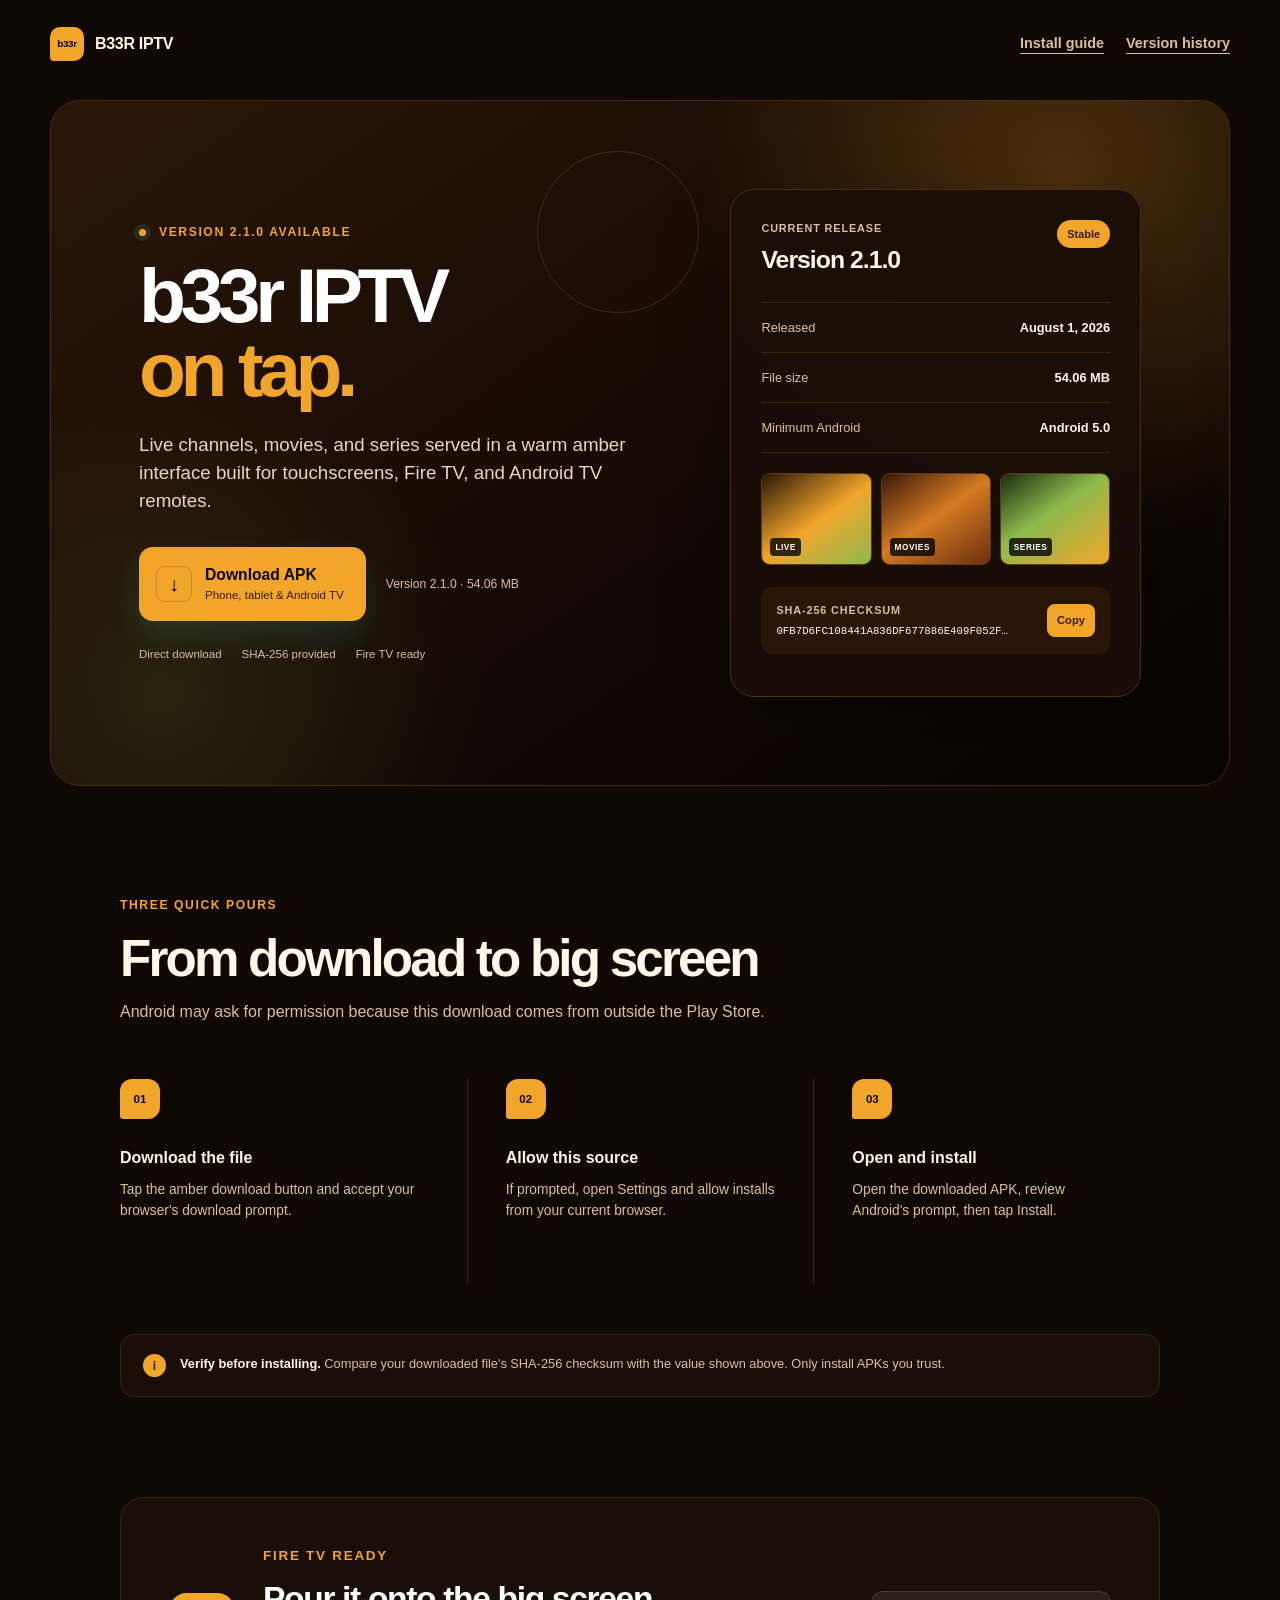
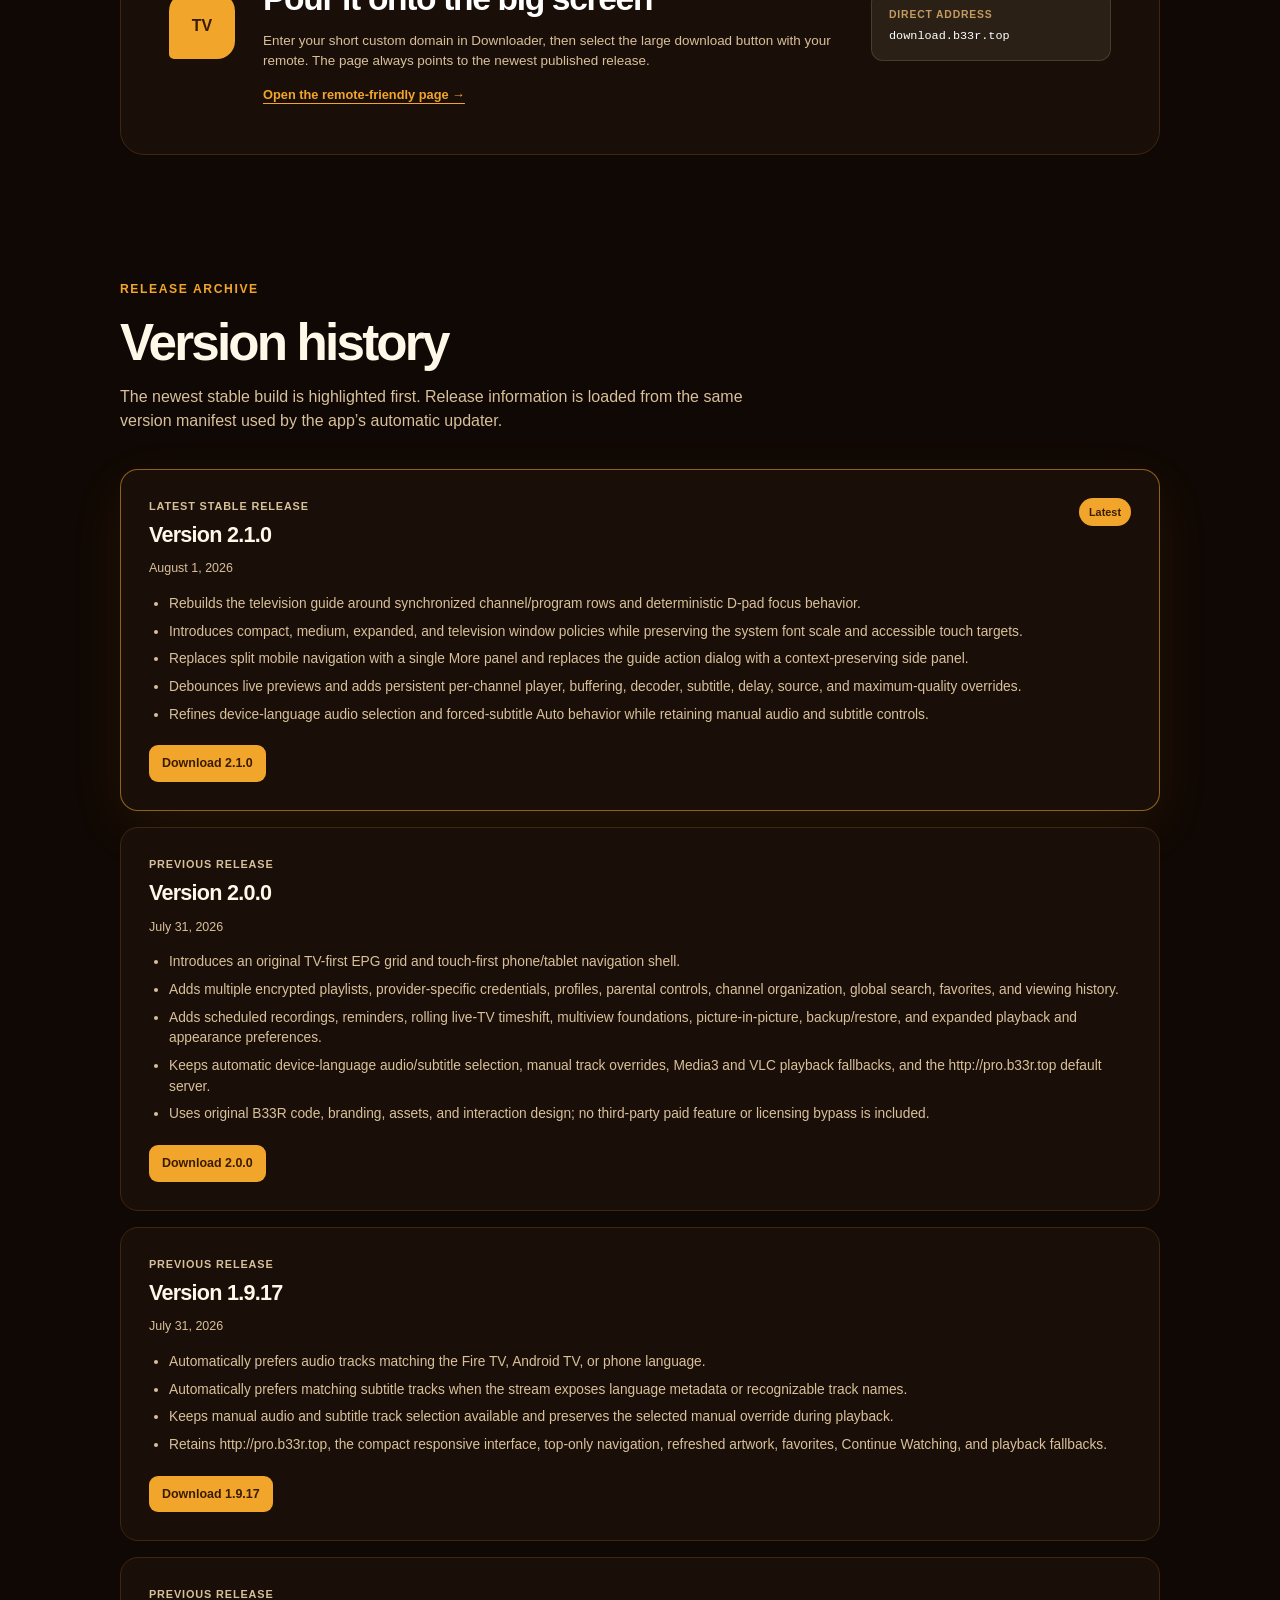
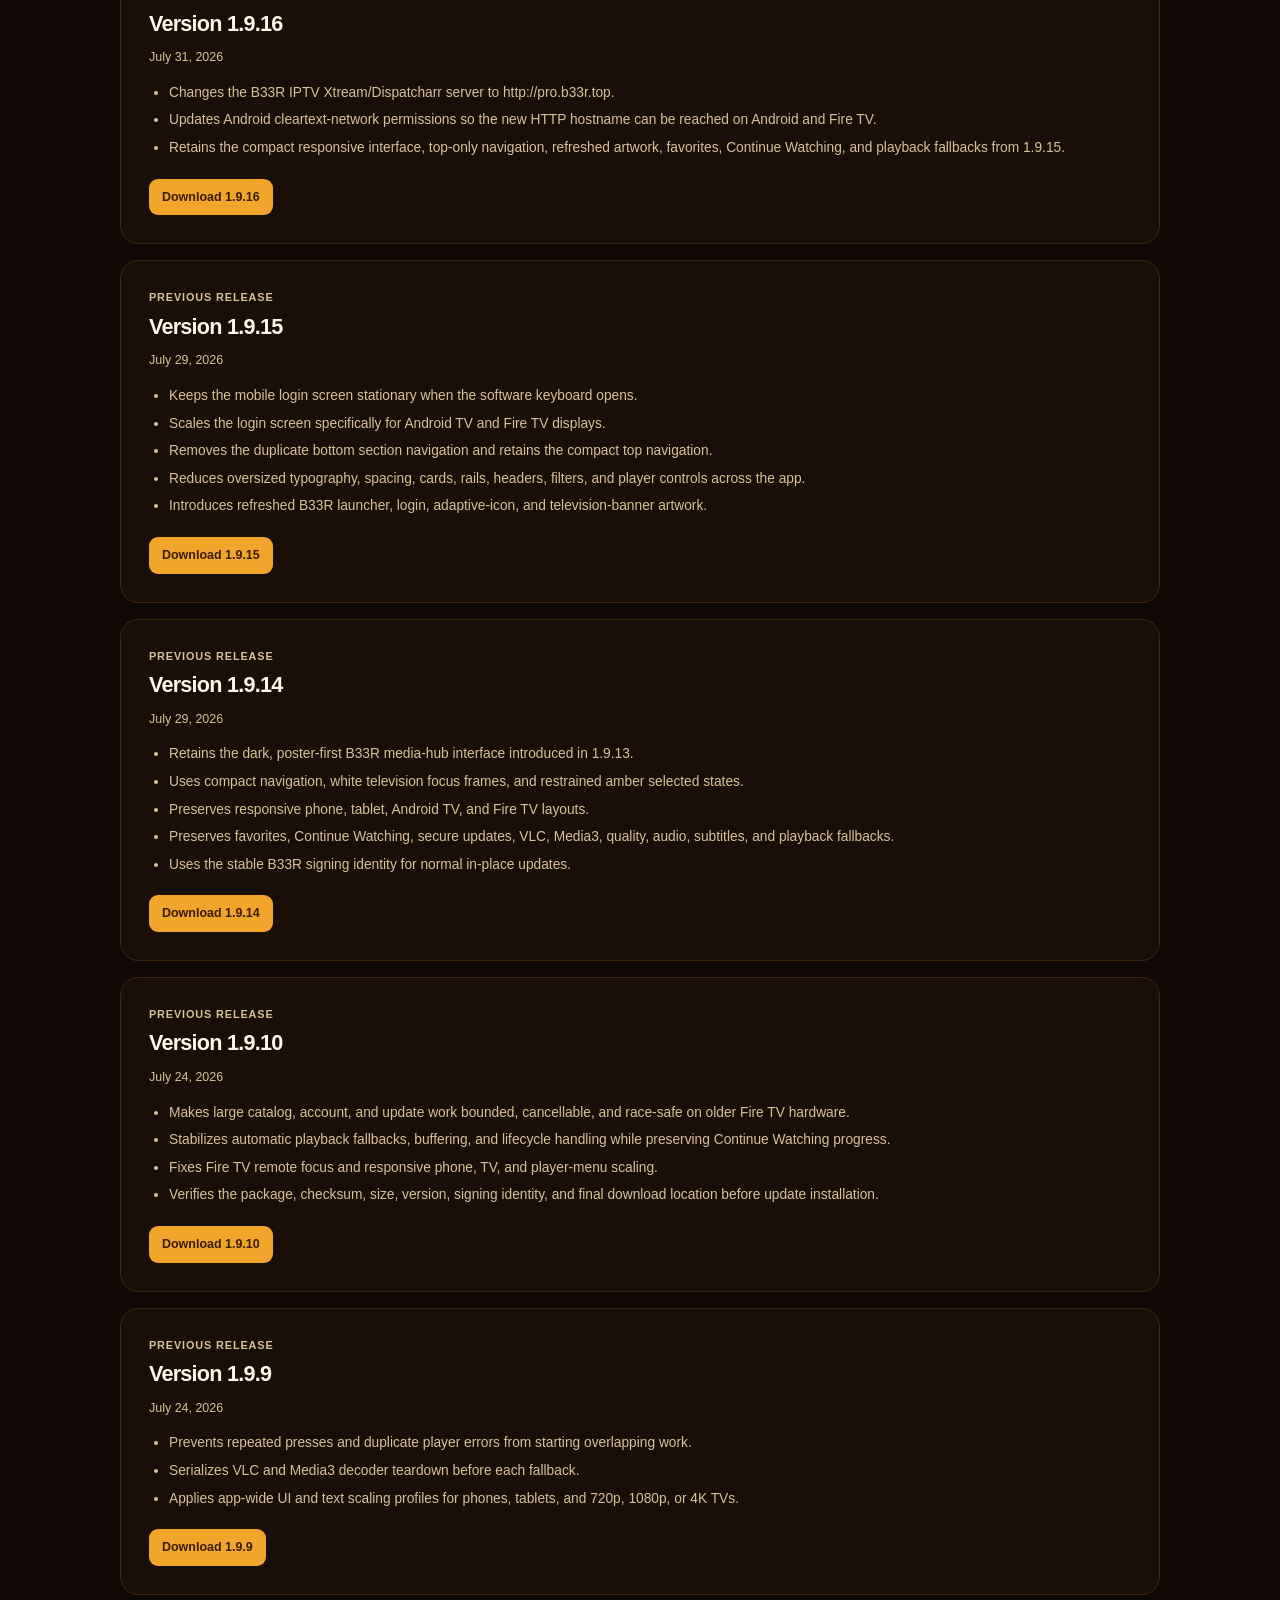
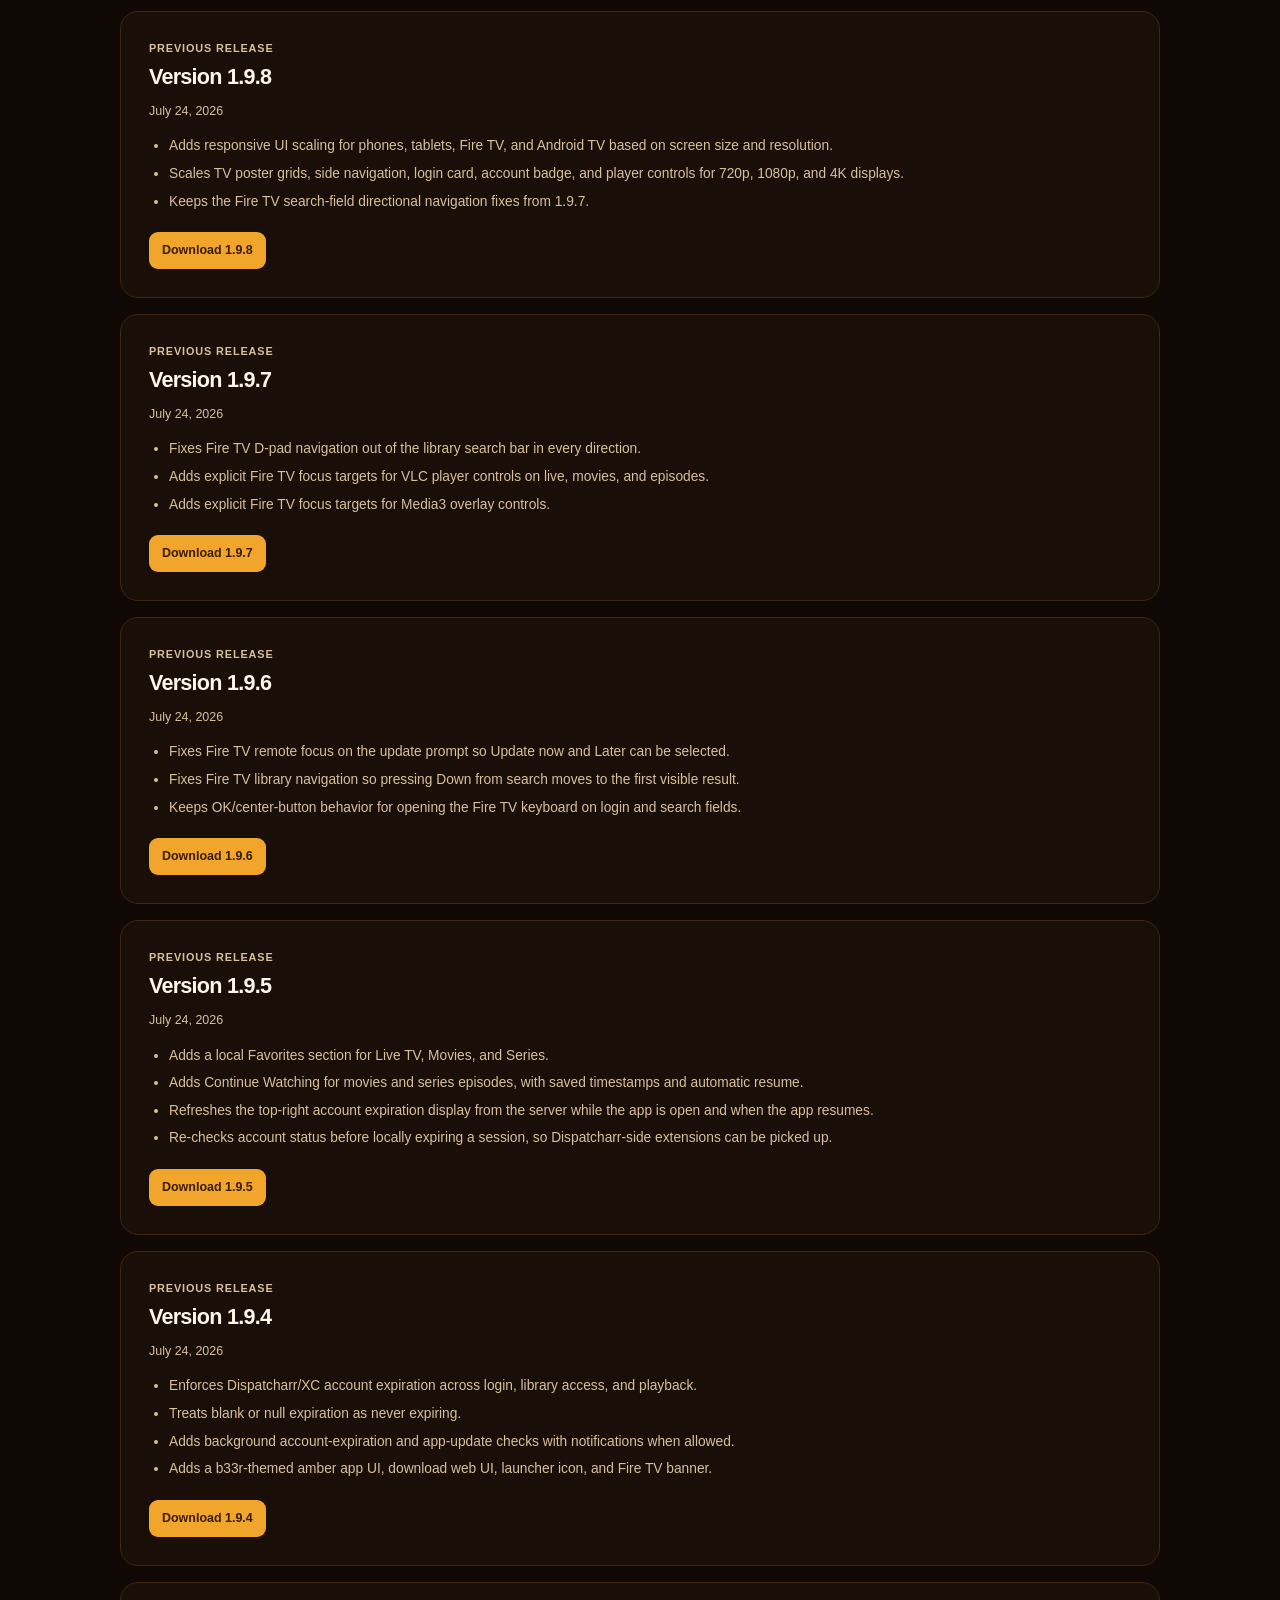
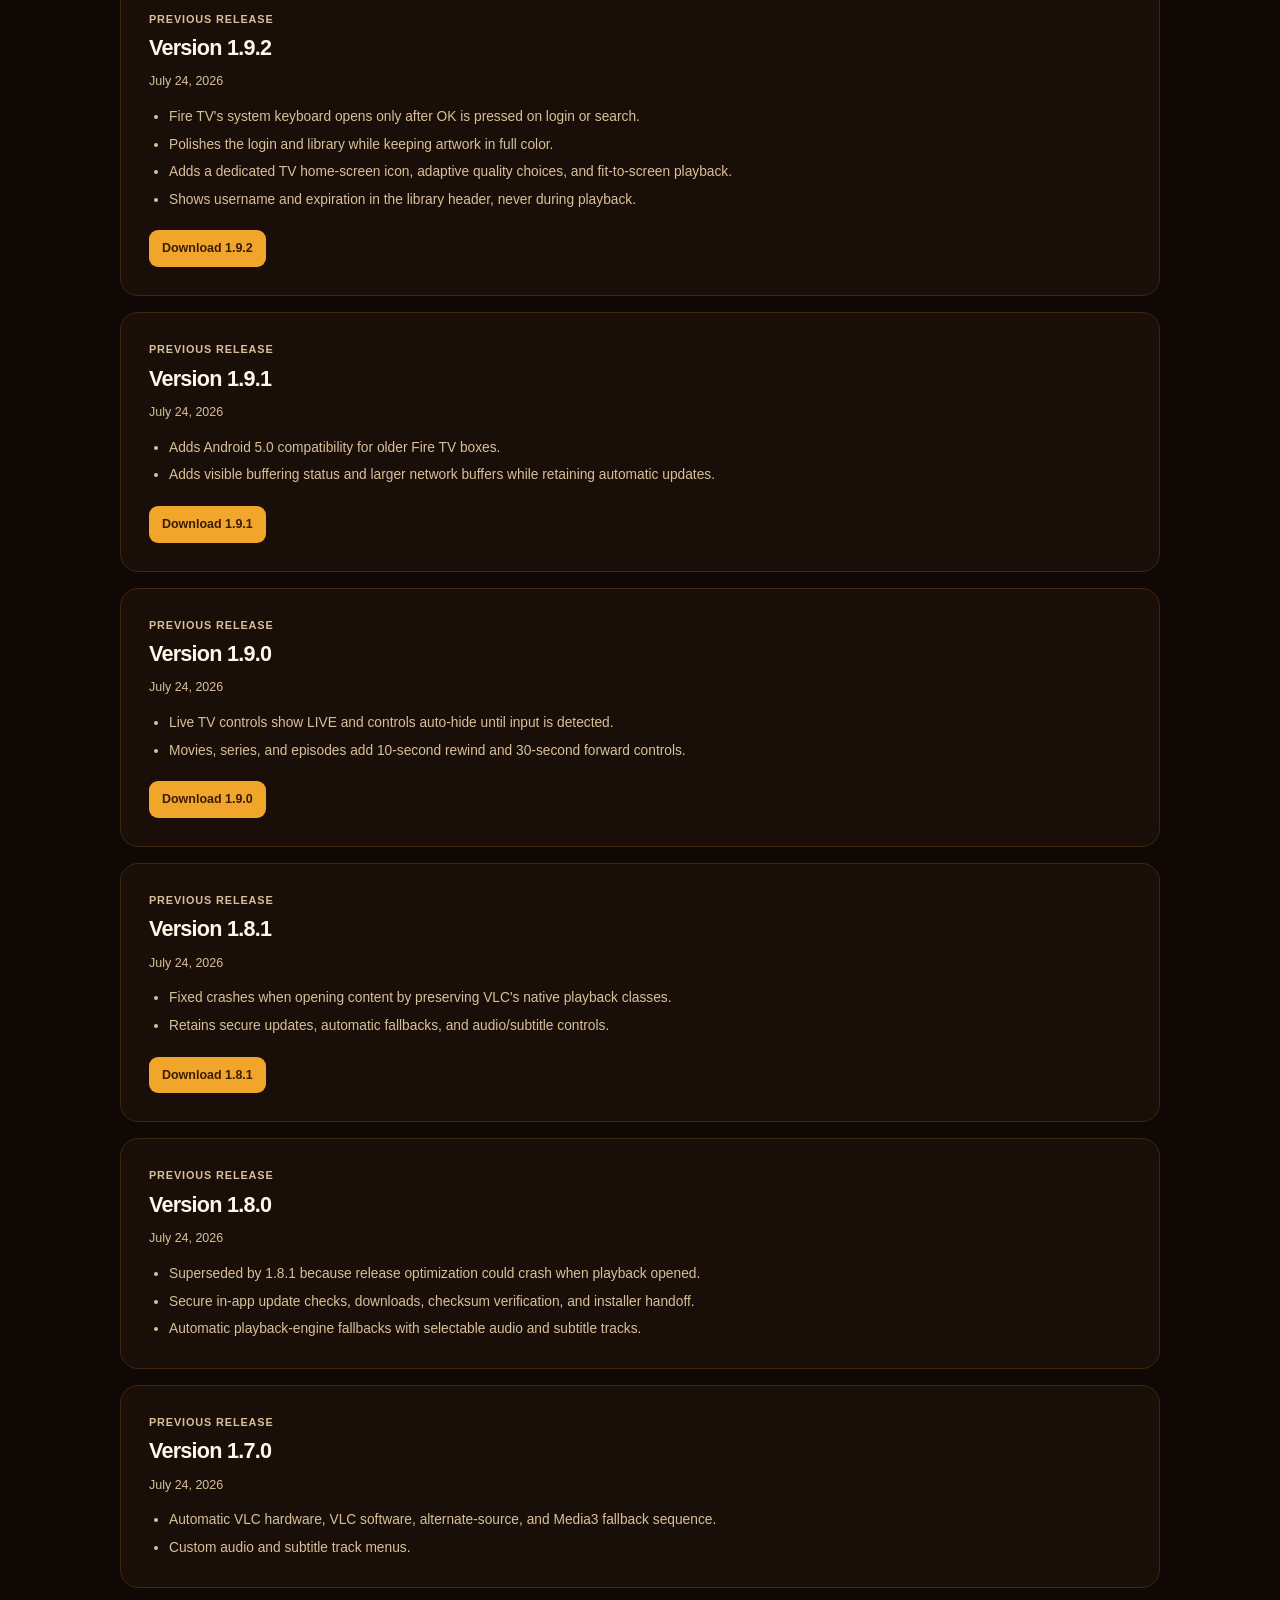
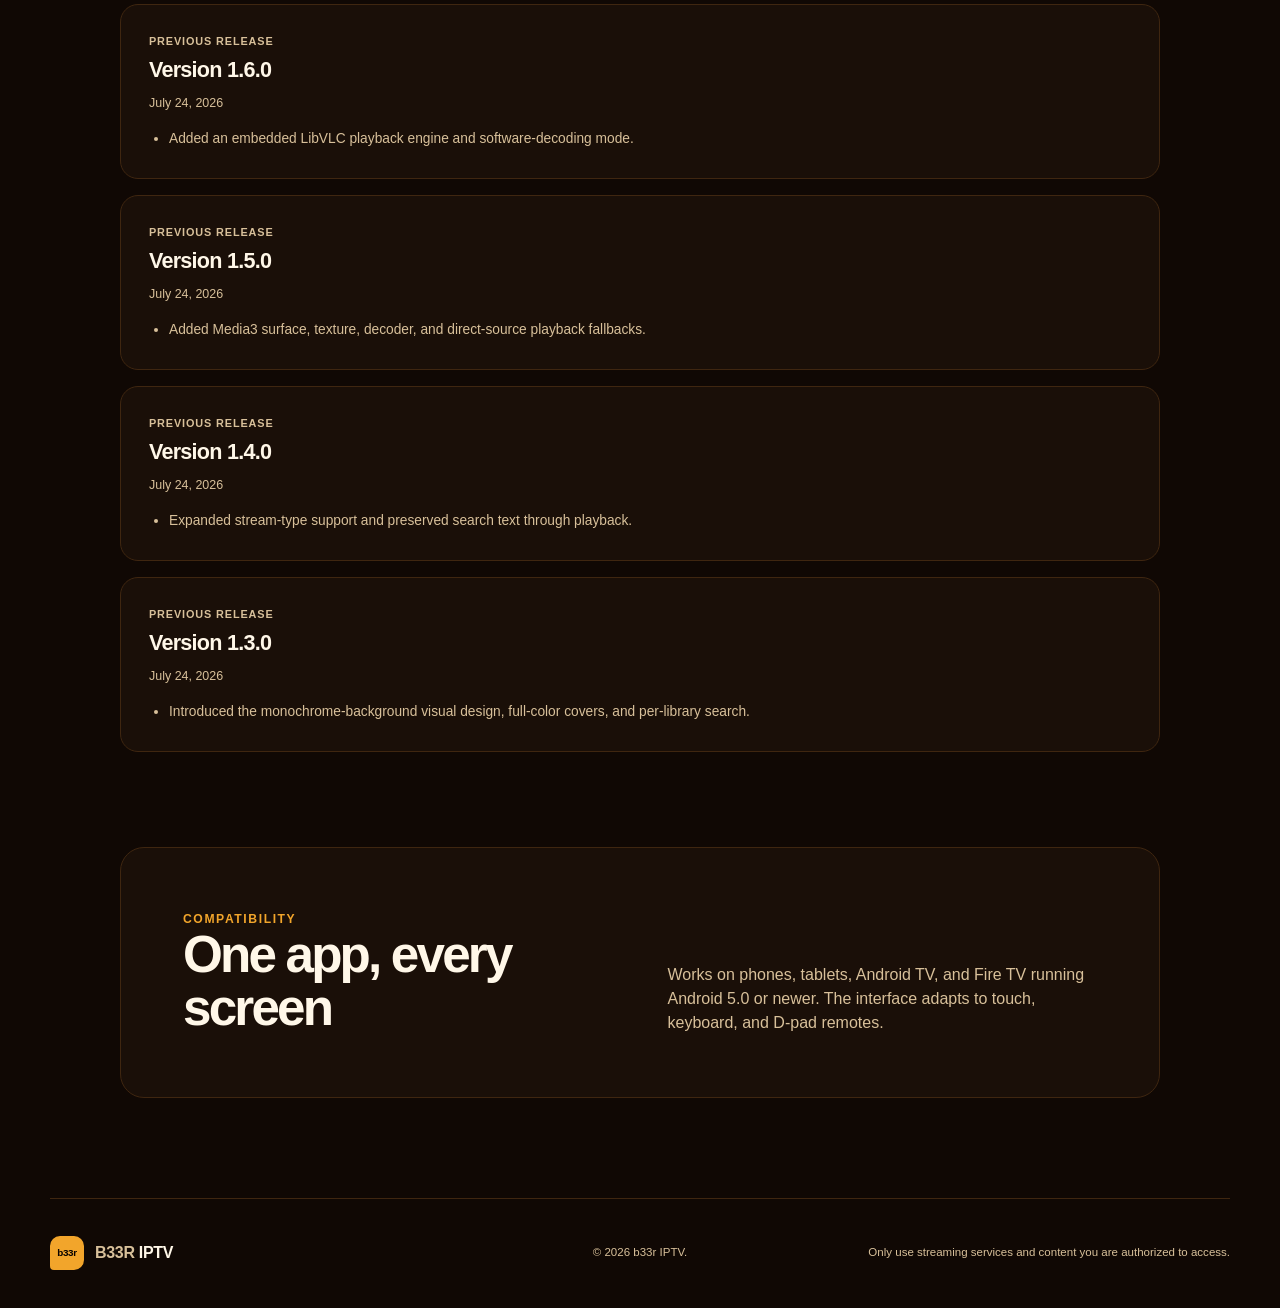
<file: index.html>
<!doctype html>
<html lang="en">
  <head>
    <meta charset="utf-8">
    <meta name="viewport" content="width=device-width, initial-scale=1">
    <meta name="theme-color" content="#100804">
    <meta name="description" content="Download b33r IPTV for Android phones, tablets, Fire TV, and Android TV.">
    <meta property="og:title" content="b33r IPTV for Android">
    <meta property="og:description" content="A b33r-themed IPTV player for live TV, movies, and series.">
    <meta property="og:type" content="website">
    <meta name="twitter:card" content="summary">
    <title>b33r IPTV - Android download</title>
    <link rel="icon" href="./assets/favicon-b33r-1910.png" type="image/png">
    <link rel="apple-touch-icon" href="./assets/icon-b33r-192-1910.png">
    <link rel="manifest" href="./manifest.webmanifest?v=b33r-1910">
    <link rel="stylesheet" href="./styles.css?v=b33r-1910">
    <script src="./app.js?v=b33r-1910" defer></script>
  </head>
  <body>
    <a class="skip-link" href="#main">Skip to content</a>

    <header class="site-header">
      <a class="brand" href="./" aria-label="b33r IPTV home">
        <span class="brand-mark" aria-hidden="true">b33r</span>
        <span>B33R <em>IPTV</em></span>
      </a>
      <nav class="header-nav" aria-label="Primary navigation">
        <a class="header-link" href="#install">Install guide</a>
        <a class="header-link" href="#versions">Version history</a>
      </nav>
    </header>

    <main id="main">
      <section class="hero" aria-labelledby="hero-title">
        <div class="hero-copy">
          <p class="eyebrow"><span class="status-dot" aria-hidden="true"></span> Version <span data-latest-version>1.9.10</span> available</p>
          <h1 id="hero-title">b33r IPTV<br><span>on tap.</span></h1>
          <p class="lede">
            Live channels, movies, and series served in a warm amber interface
            built for touchscreens, Fire TV, and Android TV remotes.
          </p>

          <div class="primary-actions">
            <a
              class="download-button"
              href="https://github.com/uhuhuhuhuhuhuhuh/b33r/raw/main/versions/1.9.10/StreamDeck-IPTV-1.9.10.apk"
              download="StreamDeck-IPTV-1.9.10.apk"
              data-latest-download
              aria-describedby="download-note"
            >
              <span class="android-icon" aria-hidden="true">&darr;</span>
              <span>
                <strong>Download APK</strong>
                <small>Phone, tablet &amp; Android TV</small>
              </span>
            </a>
            <p id="download-note">Version <span data-latest-version>1.9.10</span> <span aria-hidden="true">&middot;</span> <span data-latest-size>55.32 MB</span></p>
          </div>

          <div class="trust-row" aria-label="Download assurances">
            <span>Direct download</span>
            <span>SHA-256 provided</span>
            <span>Fire TV ready</span>
          </div>
        </div>

        <aside class="release-card" aria-labelledby="release-title">
          <div class="release-card-top">
            <div>
              <p class="card-label">Current release</p>
              <h2 id="release-title">Version <span data-latest-version>1.9.10</span></h2>
            </div>
            <span class="release-badge">Stable</span>
          </div>

          <dl class="release-meta">
            <div>
              <dt>Released</dt>
              <dd data-latest-date>July 24, 2026</dd>
            </div>
            <div>
              <dt>File size</dt>
              <dd data-latest-size>55.32 MB</dd>
            </div>
            <div>
              <dt>Minimum Android</dt>
              <dd>Android 5.0</dd>
            </div>
          </dl>

          <div class="catalog-preview" aria-label="App sections">
            <div class="poster poster-live"><span>LIVE</span></div>
            <div class="poster poster-movie"><span>MOVIES</span></div>
            <div class="poster poster-series"><span>SERIES</span></div>
          </div>

          <div class="checksum">
            <div>
              <p class="card-label">SHA-256 checksum</p>
              <code id="checksum-value">C7AC16E7259BB9DB5AFA020DA98A72AA216FE374AABA84E948848E734B548238</code>
            </div>
            <button class="copy-button" type="button" data-copy-checksum aria-label="Copy SHA-256 checksum">
              Copy
            </button>
          </div>
          <p class="copy-status" data-copy-status aria-live="polite"></p>
        </aside>
      </section>

      <section class="install-section" id="install" aria-labelledby="install-title">
        <div class="section-intro">
          <p class="eyebrow">Three quick pours</p>
          <h2 id="install-title">From download to big screen</h2>
          <p>Android may ask for permission because this download comes from outside the Play Store.</p>
        </div>

        <ol class="steps">
          <li>
            <span class="step-number">01</span>
            <h3>Download the file</h3>
            <p>Tap the amber download button and accept your browser's download prompt.</p>
          </li>
          <li>
            <span class="step-number">02</span>
            <h3>Allow this source</h3>
            <p>If prompted, open Settings and allow installs from your current browser.</p>
          </li>
          <li>
            <span class="step-number">03</span>
            <h3>Open and install</h3>
            <p>Open the downloaded APK, review Android's prompt, then tap Install.</p>
          </li>
        </ol>

        <div class="security-note">
          <span aria-hidden="true">i</span>
          <p>
            <strong>Verify before installing.</strong>
            Compare your downloaded file's SHA-256 checksum with the value shown above.
            Only install APKs you trust.
          </p>
        </div>
      </section>

      <section class="tv-section" aria-labelledby="tv-title">
        <div class="tv-badge" aria-hidden="true">TV</div>
        <div>
          <p class="eyebrow">Fire TV ready</p>
          <h2 id="tv-title">Pour it onto the big screen</h2>
          <p>
            Enter your short custom domain in Downloader, then select the large
            download button with your remote. The page always points to the
            newest published release.
          </p>
          <a class="tv-link" href="./tv">Open the remote-friendly page &rarr;</a>
        </div>
        <div class="direct-url">
          <span>Direct address</span>
          <code>download.b33r.top</code>
        </div>
      </section>

      <section class="history-section" id="versions" aria-labelledby="versions-title">
        <div class="section-intro history-intro">
          <p class="eyebrow">Release archive</p>
          <h2 id="versions-title">Version history</h2>
          <p>
            The newest stable build is highlighted first. Release information is
            loaded from the same version manifest used by the app&rsquo;s automatic updater.
          </p>
        </div>
        <div class="version-list" data-version-history aria-live="polite">
          <article class="version-entry version-current">
            <div class="version-heading">
              <div>
                <p class="card-label">Latest stable release</p>
                <h3>Version 1.9.10</h3>
              </div>
              <span class="release-badge">Latest</span>
            </div>
            <p class="version-date">July 24, 2026</p>
            <ul>
              <li>Bounds and cancels large catalog, account, and update work to reduce crashes on older Fire TV hardware.</li>
              <li>Stabilizes automatic Media3 and VLC fallbacks, buffering, and app lifecycle handling.</li>
              <li>Preserves Continue Watching progress across exits, rewinds, and player fallbacks.</li>
              <li>Fixes Fire TV remote focus, responsive scaling, track menus, and secure update verification.</li>
            </ul>
            <a class="version-download" href="https://github.com/uhuhuhuhuhuhuhuh/b33r/raw/main/versions/1.9.10/StreamDeck-IPTV-1.9.10.apk">Download 1.9.10</a>
          </article>
        </div>
      </section>

      <section class="compatibility" aria-labelledby="compatibility-title">
        <div>
          <p class="eyebrow">Compatibility</p>
          <h2 id="compatibility-title">One app, every screen</h2>
        </div>
        <p>
          Works on phones, tablets, Android TV, and Fire TV running Android 5.0
          or newer. The interface adapts to touch, keyboard, and D-pad remotes.
        </p>
      </section>
    </main>

    <footer>
      <a class="brand footer-brand" href="./">
        <span class="brand-mark" aria-hidden="true">b33r</span>
        <span>B33R <em>IPTV</em></span>
      </a>
      <p>&copy; <span data-current-year></span> b33r IPTV.</p>
      <p class="footer-note">Only use streaming services and content you are authorized to access.</p>
    </footer>
  </body>
</html>
</file>
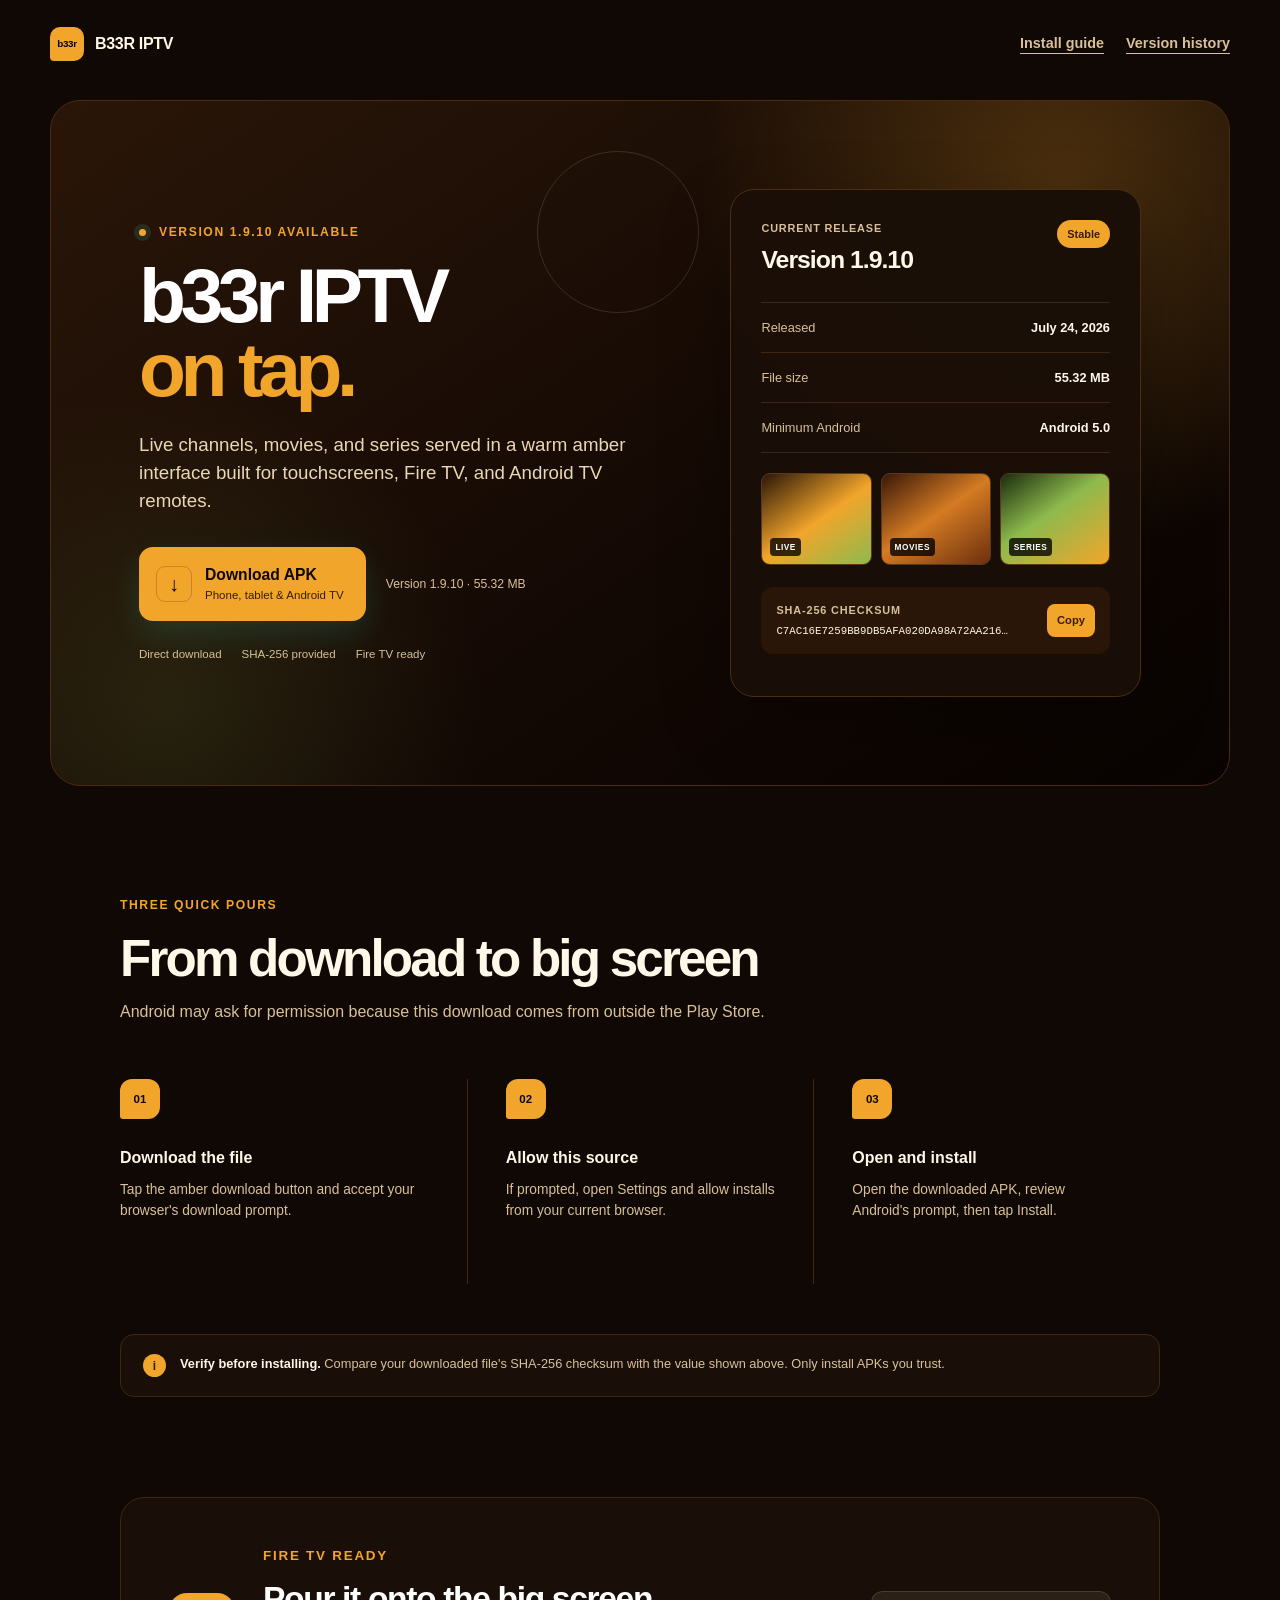
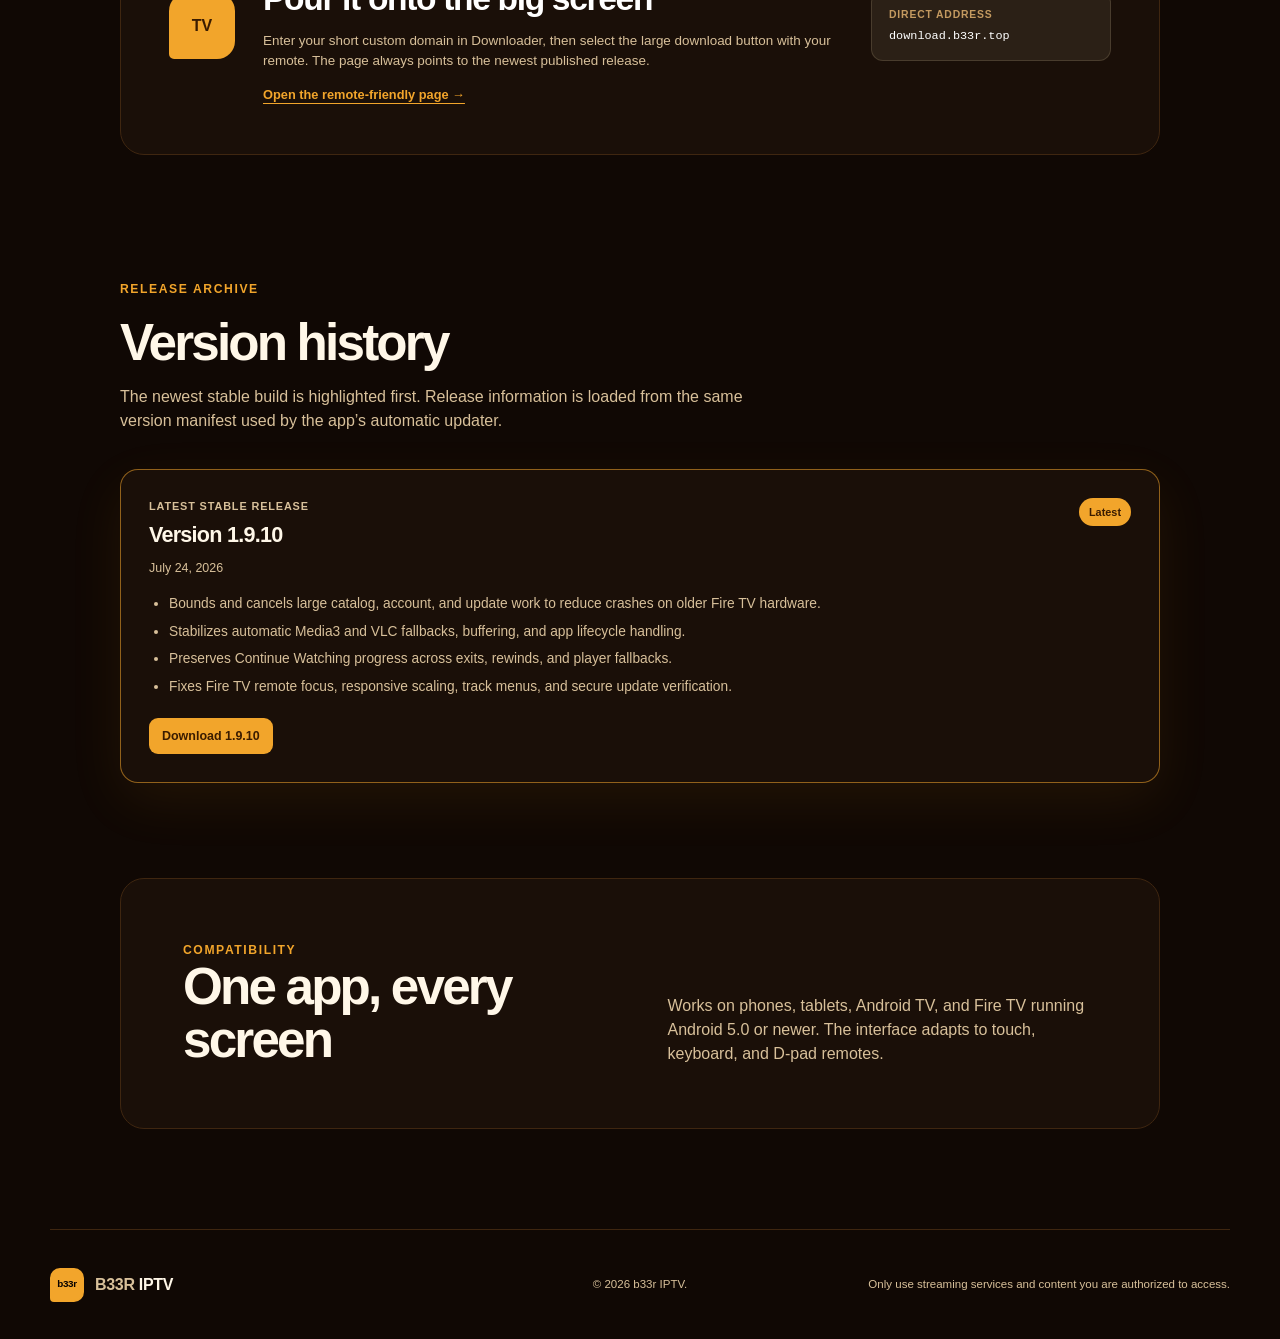
<file: versions/index.html>
<!doctype html>
<html lang="en">
  <head>
    <meta charset="utf-8">
    <meta name="viewport" content="width=device-width, initial-scale=1">
    <meta http-equiv="refresh" content="0; url=../#versions">
    <title>b33r IPTV version history</title>
    <link rel="canonical" href="../#versions">
  </head>
  <body>
    <p><a href="../#versions">Open b33r IPTV version history</a></p>
  </body>
</html>
</file>
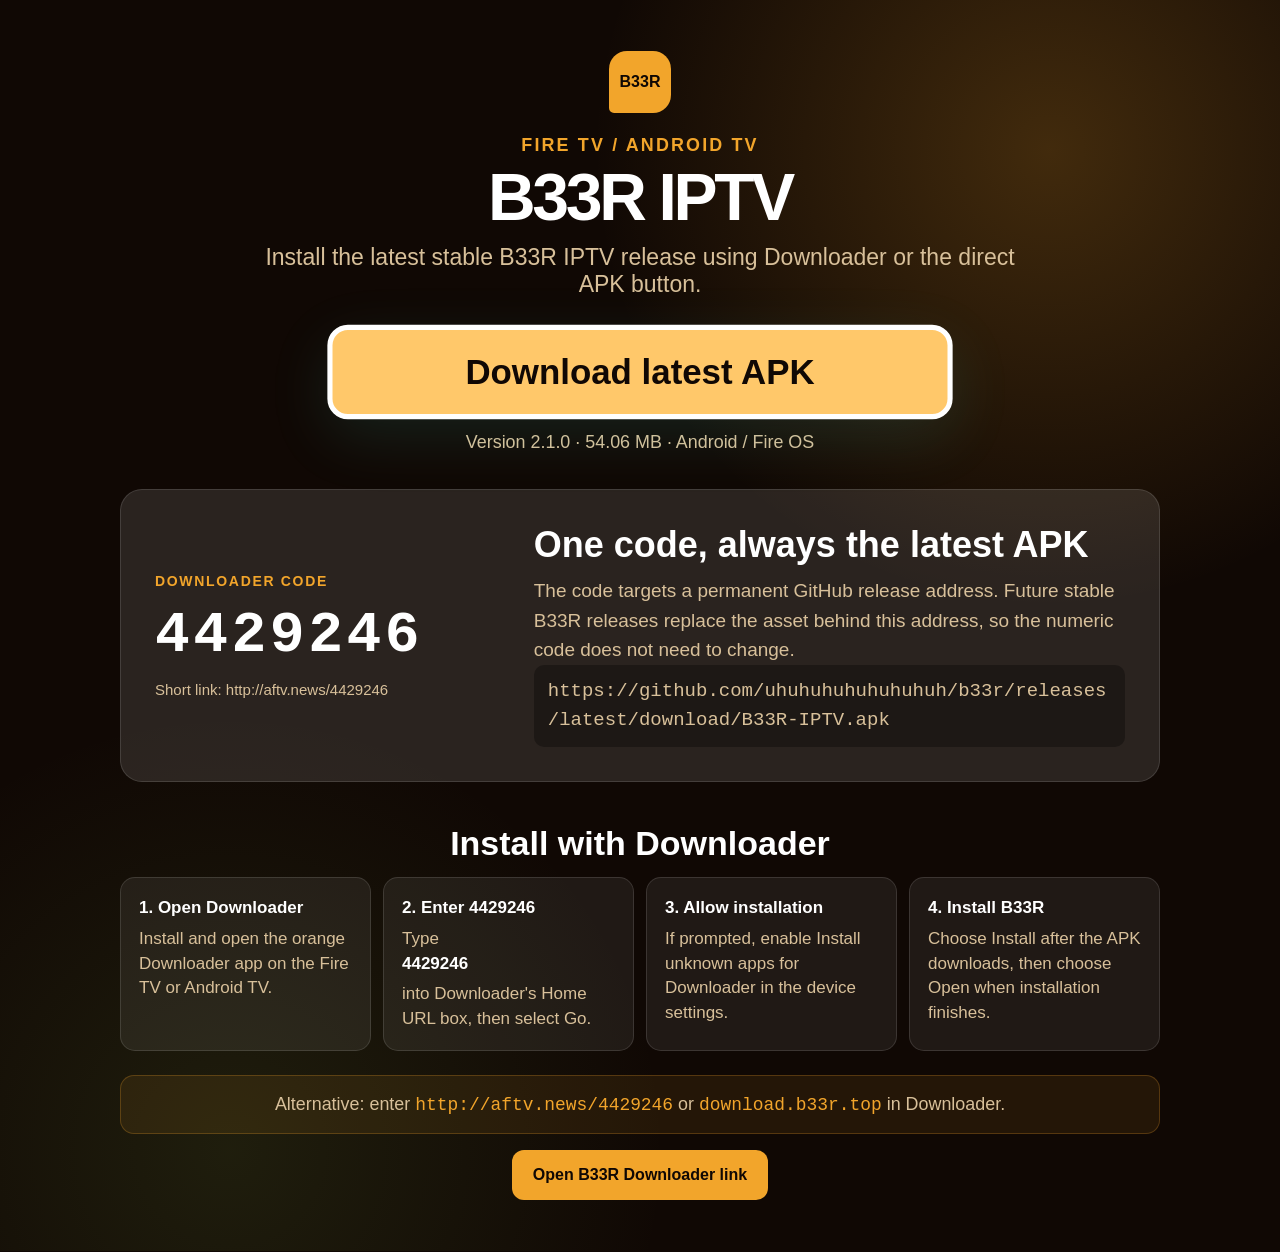
<file: tv.html>
<!doctype html>
<html lang="en">
  <head>
    <meta charset="utf-8">
    <meta name="viewport" content="width=device-width, initial-scale=1">
    <meta name="theme-color" content="#100804">
    <meta name="description" content="Remote-friendly B33R IPTV download and Downloader instructions for Fire TV and Android TV.">
    <title>B33R IPTV - Fire TV download</title>
    <link rel="icon" href="./assets/favicon-b33r-1910.png" type="image/png">
    <style>
      :root {
        --ink: #100804;
        --panel: rgba(255, 255, 255, 0.07);
        --panel-strong: rgba(255, 255, 255, 0.11);
        --accent: #f2a52b;
        --accent-light: #ffc86a;
        --white: #fff;
        --muted: #d8c09a;
        --line: rgba(255, 255, 255, 0.12);
      }
      * { box-sizing: border-box; }
      body {
        min-width: 320px;
        min-height: 100vh;
        margin: 0;
        padding: clamp(26px, 4vw, 62px);
        color: var(--white);
        background:
          radial-gradient(circle at 82% 12%, rgba(242, 165, 43, 0.22), transparent 30%),
          radial-gradient(circle at 18% 92%, rgba(141, 186, 77, 0.12), transparent 28%),
          var(--ink);
        font-family: Arial, Helvetica, sans-serif;
        text-align: center;
      }
      main { width: min(1040px, 100%); margin: 0 auto; }
      .mark {
        width: 62px;
        height: 62px;
        margin: 0 auto 22px;
        display: grid;
        place-items: center;
        color: var(--ink);
        background: var(--accent);
        border-radius: 18px 18px 18px 5px;
        font-weight: 900;
      }
      .eyebrow {
        margin: 0 0 8px;
        color: var(--accent);
        font-size: clamp(13px, 1.4vw, 18px);
        font-weight: 800;
        letter-spacing: 0.12em;
        text-transform: uppercase;
      }
      h1 {
        margin: 0 auto 14px;
        font-size: clamp(36px, 6vw, 66px);
        line-height: 1;
        letter-spacing: -0.05em;
      }
      .intro {
        max-width: 760px;
        margin: 0 auto 28px;
        color: var(--muted);
        font-size: clamp(17px, 2vw, 23px);
      }
      .tv-download {
        width: min(610px, 100%);
        min-height: 92px;
        margin: 0 auto;
        padding: 20px 30px;
        display: flex;
        align-items: center;
        justify-content: center;
        gap: 16px;
        color: var(--ink);
        background: var(--accent);
        border: 5px solid transparent;
        border-radius: 20px;
        font-size: clamp(22px, 2.7vw, 34px);
        font-weight: 900;
        text-decoration: none;
        box-shadow: 0 18px 60px rgba(73, 214, 200, 0.12);
      }
      .tv-download:focus,
      .tv-download:hover,
      .action-link:focus,
      .action-link:hover {
        outline: none;
        background: var(--accent-light);
        border-color: var(--white);
        transform: scale(1.025);
      }
      .meta {
        margin: 14px 0 0;
        color: var(--muted);
        font-size: clamp(14px, 1.4vw, 18px);
      }
      .downloader-card {
        margin: 36px auto 0;
        padding: clamp(22px, 3vw, 34px);
        display: grid;
        grid-template-columns: minmax(210px, 0.75fr) minmax(280px, 1.25fr);
        gap: 24px;
        align-items: center;
        text-align: left;
        background: var(--panel-strong);
        border: 1px solid var(--line);
        border-radius: 22px;
      }
      .code-label {
        margin: 0 0 8px;
        color: var(--accent);
        font-size: 14px;
        font-weight: 900;
        letter-spacing: 0.12em;
        text-transform: uppercase;
      }
      .code-value {
        min-height: 76px;
        display: flex;
        align-items: center;
        color: var(--white);
        font-family: ui-monospace, SFMono-Regular, Menlo, Consolas, monospace;
        font-size: clamp(34px, 5vw, 58px);
        font-weight: 900;
        letter-spacing: 0.06em;
      }
      .code-status {
        margin: 8px 0 0;
        color: var(--muted);
        font-size: 15px;
      }
      .downloader-copy h2 {
        margin: 0 0 10px;
        font-size: clamp(24px, 3vw, 36px);
      }
      .downloader-copy p {
        margin: 0;
        color: var(--muted);
        font-size: clamp(15px, 1.5vw, 19px);
        line-height: 1.55;
      }
      .permanent-url {
        margin: 14px 0 0;
        padding: 12px 14px;
        overflow-wrap: anywhere;
        color: var(--accent);
        background: rgba(0, 0, 0, 0.32);
        border-radius: 10px;
        font-family: ui-monospace, SFMono-Regular, Menlo, Consolas, monospace;
        font-size: 13px;
      }
      .steps-title {
        margin: 42px 0 14px;
        font-size: clamp(24px, 3vw, 34px);
      }
      .steps {
        margin: 0 auto;
        padding: 0;
        display: grid;
        grid-template-columns: repeat(4, 1fr);
        gap: 12px;
        list-style: none;
        text-align: left;
      }
      .steps li {
        padding: 18px;
        color: var(--muted);
        background: var(--panel);
        border: 1px solid var(--line);
        border-radius: 15px;
        font-size: clamp(14px, 1.35vw, 17px);
        line-height: 1.45;
      }
      .steps strong {
        margin-bottom: 6px;
        display: block;
        color: var(--white);
      }
      .fallback {
        margin: 24px auto 0;
        padding: 18px;
        color: var(--muted);
        background: rgba(242, 165, 43, 0.09);
        border: 1px solid rgba(242, 165, 43, 0.24);
        border-radius: 14px;
        font-size: clamp(14px, 1.4vw, 18px);
      }
      .fallback code { color: var(--accent); font-family: ui-monospace, monospace; }
      .action-link {
        margin: 16px auto 0;
        padding: 13px 18px;
        display: inline-flex;
        color: var(--ink);
        background: var(--accent);
        border: 3px solid transparent;
        border-radius: 12px;
        font-weight: 900;
        text-decoration: none;
      }
      @media (max-width: 820px) {
        .steps { grid-template-columns: repeat(2, 1fr); }
      }
      @media (max-width: 650px) {
        .downloader-card { grid-template-columns: 1fr; text-align: center; }
        .code-value { justify-content: center; }
        .steps { grid-template-columns: 1fr; }
      }
      @media (prefers-reduced-motion: reduce) {
        .tv-download:focus,
        .tv-download:hover,
        .action-link:focus,
        .action-link:hover { transform: none; }
      }
    </style>
  </head>
  <body>
    <main>
      <div class="mark" aria-hidden="true">B33R</div>
      <p class="eyebrow">Fire TV / Android TV</p>
      <h1>B33R IPTV</h1>
      <p class="intro">Install the latest stable B33R IPTV release using Downloader or the direct APK button.</p>

      <a id="tv-download" class="tv-download" href="https://github.com/uhuhuhuhuhuhuhuh/b33r/releases/latest/download/B33R-IPTV.apk">
        Download latest APK
      </a>
      <p class="meta">Version <span data-latest-version>1.9.17</span> &middot; <span data-latest-size>53.85 MB</span> &middot; Android / Fire OS</p>

      <section class="downloader-card" aria-labelledby="downloader-heading">
        <div>
          <p class="code-label">Downloader code</p>
          <div class="code-value" data-downloader-code aria-live="polite">4429246</div>
          <p class="code-status" data-downloader-status>Short link: http://aftv.news/4429246</p>
        </div>
        <div class="downloader-copy">
          <h2 id="downloader-heading">One code, always the latest APK</h2>
          <p>The code targets a permanent GitHub release address. Future stable B33R releases replace the asset behind this address, so the numeric code does not need to change.</p>
          <p class="permanent-url" data-permanent-apk-url>https://github.com/uhuhuhuhuhuhuhuh/b33r/releases/latest/download/B33R-IPTV.apk</p>
        </div>
      </section>

      <h2 class="steps-title">Install with Downloader</h2>
      <ol class="steps">
        <li><strong>1. Open Downloader</strong>Install and open the orange Downloader app on the Fire TV or Android TV.</li>
        <li><strong>2. Enter 4429246</strong>Type <strong>4429246</strong> into Downloader's Home URL box, then select Go.</li>
        <li><strong>3. Allow installation</strong>If prompted, enable Install unknown apps for Downloader in the device settings.</li>
        <li><strong>4. Install B33R</strong>Choose Install after the APK downloads, then choose Open when installation finishes.</li>
      </ol>

      <p class="fallback">Alternative: enter <code>http://aftv.news/4429246</code> or <code>download.b33r.top</code> in Downloader.</p>
      <a class="action-link" href="http://aftv.news/4429246">Open B33R Downloader link</a>
    </main>
    <script src="./app.js?v=b33r-1917"></script>
    <script>
      const downloadButton = document.querySelector("#tv-download");
      const codeElement = document.querySelector("[data-downloader-code]");
      const statusElement = document.querySelector("[data-downloader-status]");
      const permanentUrlElement = document.querySelector("[data-permanent-apk-url]");

      fetch("./downloader.json", { cache: "no-store" })
        .then((response) => {
          if (!response.ok) throw new Error("Downloader metadata unavailable");
          return response.json();
        })
        .then((data) => {
          if (data.permanentApkUrl && permanentUrlElement) {
            permanentUrlElement.textContent = data.permanentApkUrl;
          }
          if (data.code && codeElement) {
            codeElement.textContent = data.code;
            statusElement.textContent = data.shortUrl
              ? `Short link: ${data.shortUrl}`
              : "Enter this number in Downloader and select Go.";
          }
        })
        .catch(() => {});

      if (downloadButton) {
        window.setTimeout(() => downloadButton.focus(), 150);
      }
    </script>
  </body>
</html>
</file>
<file: styles.css>
:root {
  --ink: #fff7e8;
  --muted: #d8c09a;
  --paper: #100804;
  --white: #ffffff;
  --line: #3f2610;
  --accent: #f2a52b;
  --accent-dark: #f2a52b;
  --navy: #100804;
  --blue: #8dba4d;
  --foam: #fff7e8;
  --malt: #2a1608;
  --stout: #080301;
  --radius-lg: 30px;
  --radius-md: 18px;
  --shadow: 0 26px 70px rgba(0, 0, 0, 0.28);
}

* {
  box-sizing: border-box;
}

html {
  scroll-behavior: smooth;
}

body {
  margin: 0;
  min-width: 320px;
  color: var(--ink);
  background: var(--paper);
  font-family: Inter, ui-sans-serif, -apple-system, BlinkMacSystemFont, "Segoe UI", sans-serif;
  line-height: 1.5;
  -webkit-font-smoothing: antialiased;
}

a {
  color: inherit;
}

button,
a {
  -webkit-tap-highlight-color: transparent;
}

.skip-link {
  position: fixed;
  top: 10px;
  left: 10px;
  z-index: 99;
  padding: 10px 14px;
  color: var(--white);
  background: var(--navy);
  border-radius: 8px;
  transform: translateY(-150%);
}

.skip-link:focus {
  transform: translateY(0);
}

.site-header {
  width: min(1180px, calc(100% - 48px));
  min-height: 88px;
  margin: 0 auto;
  display: flex;
  align-items: center;
  justify-content: space-between;
}

.brand {
  display: inline-flex;
  align-items: center;
  gap: 11px;
  font-size: 1rem;
  font-weight: 800;
  letter-spacing: -0.02em;
  text-decoration: none;
}

.brand em {
  color: var(--foam);
  font-style: normal;
}

.brand-mark {
  width: 34px;
  height: 34px;
  display: grid;
  place-items: center;
  color: var(--stout);
  background: var(--accent);
  border: 2px solid var(--accent);
  border-radius: 10px 10px 10px 4px;
  font-size: 0.62rem;
  font-weight: 900;
}

.header-link {
  padding: 9px 0;
  color: var(--muted);
  font-size: 0.9rem;
  font-weight: 700;
  text-underline-offset: 5px;
}

.header-nav {
  display: flex;
  align-items: center;
  gap: 22px;
}

.hero {
  position: relative;
  overflow: hidden;
  width: min(1180px, calc(100% - 48px));
  min-height: 630px;
  margin: 12px auto 0;
  padding: clamp(48px, 7vw, 88px);
  display: grid;
  grid-template-columns: minmax(0, 1.1fr) minmax(330px, 0.9fr);
  align-items: center;
  gap: clamp(40px, 7vw, 90px);
  color: var(--white);
  background:
    radial-gradient(circle at 86% 12%, rgba(242, 165, 43, 0.24), transparent 31%),
    radial-gradient(circle at 10% 88%, rgba(141, 186, 77, 0.13), transparent 26%),
    linear-gradient(145deg, #2a1608 0%, #120804 62%, #080301 100%),
    var(--navy);
  border: 1px solid #4a2a10;
  border-radius: var(--radius-lg);
}

.hero::after {
  content: "";
  position: absolute;
  top: 50px;
  right: 45%;
  width: 160px;
  height: 160px;
  border: 1px solid rgba(255, 232, 184, 0.14);
  border-radius: 50%;
  pointer-events: none;
}

.hero-copy,
.release-card {
  position: relative;
  z-index: 1;
}

.eyebrow {
  margin: 0 0 18px;
  color: var(--accent-dark);
  font-size: 0.76rem;
  font-weight: 900;
  letter-spacing: 0.13em;
  text-transform: uppercase;
}

.hero .eyebrow {
  color: var(--accent);
}

.status-dot {
  width: 7px;
  height: 7px;
  margin-right: 8px;
  display: inline-block;
  background: var(--accent);
  border-radius: 50%;
  box-shadow: 0 0 0 5px rgba(73, 214, 200, 0.12);
}

h1,
h2,
h3,
p {
  margin-top: 0;
}

h1 {
  margin-bottom: 24px;
  font-size: clamp(3rem, 6vw, 5.35rem);
  line-height: 0.96;
  letter-spacing: -0.07em;
}

h1 span {
  color: var(--accent);
}

.lede {
  max-width: 620px;
  margin-bottom: 32px;
  color: #ead7b5;
  font-size: clamp(1rem, 1.5vw, 1.17rem);
}

.primary-actions {
  display: flex;
  align-items: center;
  gap: 20px;
}

.download-button {
  min-width: 225px;
  padding: 14px 20px 14px 15px;
  display: inline-flex;
  align-items: center;
  gap: 13px;
  color: var(--navy);
  background: var(--accent);
  border: 2px solid var(--accent);
  border-radius: 14px;
  text-decoration: none;
  box-shadow: 0 12px 30px rgba(73, 214, 200, 0.14);
  transition: transform 160ms ease, background 160ms ease;
}

.download-button:hover {
  background: #ffc86a;
  transform: translateY(-2px);
}

.download-button:active {
  transform: translateY(0);
}

.download-button:focus-visible,
.copy-button:focus-visible,
.header-link:focus-visible,
.brand:focus-visible {
  outline: 3px solid var(--blue);
  outline-offset: 4px;
}

.download-button strong,
.download-button small {
  display: block;
}

.download-button strong {
  font-size: 0.98rem;
}

.download-button small {
  margin-top: 1px;
  color: #3a1c00;
  font-size: 0.72rem;
}

.android-icon {
  width: 36px;
  height: 36px;
  display: grid;
  place-items: center;
  border: 1px solid rgba(58, 28, 0, 0.22);
  border-radius: 9px;
  font-size: 1.25rem;
  font-weight: 900;
}

#download-note {
  margin: 0;
  color: #d8c09a;
  font-size: 0.76rem;
}

.trust-row {
  margin-top: 25px;
  display: flex;
  flex-wrap: wrap;
  gap: 10px 20px;
  color: #d8c09a;
  font-size: 0.72rem;
}

.release-card {
  padding: 30px;
  color: var(--ink);
  background: rgba(26, 15, 8, 0.98);
  border: 1px solid #4b2d12;
  border-radius: 24px;
  box-shadow: var(--shadow);
}

.release-card-top {
  padding-bottom: 23px;
  display: flex;
  align-items: flex-start;
  justify-content: space-between;
  gap: 20px;
  border-bottom: 1px solid var(--line);
}

.card-label {
  margin-bottom: 5px;
  color: var(--muted);
  font-size: 0.68rem;
  font-weight: 800;
  letter-spacing: 0.08em;
  text-transform: uppercase;
}

.release-card h2 {
  margin-bottom: 0;
  font-size: 1.55rem;
  letter-spacing: -0.04em;
}

.release-badge {
  padding: 6px 10px;
  color: #3a1c00;
  background: var(--accent);
  border-radius: 999px;
  font-size: 0.68rem;
  font-weight: 800;
}

.release-meta {
  margin: 0;
}

.release-meta div {
  padding: 15px 0;
  display: flex;
  justify-content: space-between;
  gap: 18px;
  border-bottom: 1px solid var(--line);
}

.release-meta dt {
  color: var(--muted);
  font-size: 0.8rem;
}

.release-meta dd {
  margin: 0;
  font-size: 0.8rem;
  font-weight: 800;
  text-align: right;
}

.checksum {
  margin-top: 22px;
  padding: 15px;
  display: flex;
  align-items: center;
  justify-content: space-between;
  gap: 15px;
  background: #2a1608;
  border-radius: 12px;
}

.checksum code {
  width: min(235px, 50vw);
  display: block;
  overflow: hidden;
  color: var(--foam);
  font-size: 0.67rem;
  text-overflow: ellipsis;
  white-space: nowrap;
}

.copy-button {
  padding: 8px 10px;
  color: #3a1c00;
  background: var(--accent);
  border: 0;
  border-radius: 8px;
  cursor: pointer;
  font: inherit;
  font-size: 0.7rem;
  font-weight: 800;
}

.copy-status {
  min-height: 1.2em;
  margin: 8px 0 -10px;
  color: var(--accent);
  font-size: 0.7rem;
  text-align: right;
}

.catalog-preview {
  margin: 20px 0 0;
  display: grid;
  grid-template-columns: repeat(3, 1fr);
  gap: 9px;
}

.poster {
  min-height: 92px;
  padding: 8px;
  display: flex;
  align-items: flex-end;
  overflow: hidden;
  border: 1px solid #5c3918;
  border-radius: 9px;
}

.poster span {
  padding: 3px 5px;
  color: #fff;
  background: rgba(0, 0, 0, 0.78);
  border-radius: 4px;
  font-size: 0.52rem;
  font-weight: 900;
  letter-spacing: 0.06em;
}

.poster-live {
  background: linear-gradient(145deg, #2a1608 0%, #f2a52b 52%, #8dba4d 100%);
}

.poster-movie {
  background: linear-gradient(145deg, #3a1809 0%, #d47b23 48%, #6c2f0e 100%);
}

.poster-series {
  background: linear-gradient(145deg, #1b2c0e 0%, #8dba4d 44%, #f2a52b 100%);
}

.install-section {
  width: min(1040px, calc(100% - 48px));
  margin: 0 auto;
  padding: 110px 0 100px;
}

.section-intro {
  max-width: 650px;
  margin-bottom: 55px;
}

.section-intro h2,
.compatibility h2 {
  margin-bottom: 15px;
  font-size: clamp(2.1rem, 4vw, 3.3rem);
  line-height: 1.04;
  letter-spacing: -0.055em;
}

.section-intro > p:last-child,
.compatibility > p {
  color: var(--muted);
}

.steps {
  margin: 0;
  padding: 0;
  display: grid;
  grid-template-columns: repeat(3, 1fr);
  list-style: none;
  counter-reset: steps;
}

.steps li {
  min-height: 205px;
  padding: 0 38px;
  border-left: 1px solid var(--line);
}

.steps li:first-child {
  padding-left: 0;
  border-left: 0;
}

.step-number {
  width: 40px;
  height: 40px;
  margin-bottom: 27px;
  display: grid;
  place-items: center;
  color: var(--navy);
  background: var(--accent);
  border-radius: 12px 12px 12px 3px;
  font-size: 0.72rem;
  font-weight: 900;
}

.steps h3 {
  margin-bottom: 10px;
  font-size: 1rem;
}

.steps p {
  margin-bottom: 0;
  color: var(--muted);
  font-size: 0.86rem;
}

.security-note {
  margin-top: 50px;
  padding: 19px 22px;
  display: flex;
  align-items: flex-start;
  gap: 14px;
  background: #1a0f08;
  border: 1px solid #3f2610;
  border-radius: 14px;
}

.security-note > span {
  width: 23px;
  height: 23px;
  flex: 0 0 auto;
  display: grid;
  place-items: center;
  color: #3a1c00;
  background: var(--accent);
  border-radius: 50%;
  font-size: 0.75rem;
  font-weight: 900;
}

.security-note p {
  margin: 0;
  color: var(--muted);
  font-size: 0.8rem;
}

.security-note strong {
  color: var(--ink);
}

.compatibility {
  width: min(1040px, calc(100% - 48px));
  margin: 0 auto 100px;
  padding: clamp(34px, 6vw, 62px);
  display: grid;
  grid-template-columns: 1fr 1fr;
  align-items: end;
  gap: 55px;
  background: #1a0f08;
  border: 1px solid var(--line);
  border-radius: 24px;
}

.history-section {
  width: min(1040px, calc(100% - 48px));
  margin: 0 auto;
  padding: 95px 0;
}

.history-intro {
  margin-bottom: 36px;
}

.version-list {
  display: grid;
  gap: 16px;
}

.version-entry {
  padding: 28px;
  background: #1a0f08;
  border: 1px solid var(--line);
  border-radius: 18px;
}

.version-entry.version-current {
  border-color: rgba(242, 165, 43, 0.55);
  box-shadow: 0 18px 55px rgba(242, 165, 43, 0.08);
}

.version-heading {
  display: flex;
  align-items: flex-start;
  justify-content: space-between;
  gap: 20px;
}

.version-heading h3 {
  margin-bottom: 0;
  font-size: 1.35rem;
  letter-spacing: -0.035em;
}

.version-date {
  margin: 8px 0 16px;
  color: var(--muted);
  font-size: 0.78rem;
}

.version-entry ul {
  margin: 0;
  padding-left: 20px;
  color: var(--muted);
  font-size: 0.86rem;
}

.version-entry li + li {
  margin-top: 7px;
}

.version-download {
  margin-top: 20px;
  padding: 9px 13px;
  display: inline-block;
  color: #3a1c00;
  background: var(--accent);
  border-radius: 9px;
  font-size: 0.78rem;
  font-weight: 900;
  text-decoration: none;
}

.version-download:hover,
.version-download:focus-visible {
  background: #ffc86a;
}

.tv-section {
  width: min(1040px, calc(100% - 48px));
  margin: 0 auto 30px;
  padding: clamp(28px, 5vw, 48px);
  display: grid;
  grid-template-columns: auto minmax(0, 1fr) auto;
  align-items: center;
  gap: 28px;
  color: var(--white);
  background: #1a0f08;
  border: 1px solid #3f2610;
  border-radius: 24px;
}

.tv-badge {
  width: 66px;
  height: 66px;
  display: grid;
  place-items: center;
  color: #3a1c00;
  background: var(--accent);
  border-radius: 18px 18px 18px 5px;
  font-weight: 900;
}

.tv-section .eyebrow {
  margin-bottom: 7px;
  color: var(--accent);
}

.tv-section h2 {
  margin-bottom: 7px;
  font-size: clamp(1.5rem, 3vw, 2.1rem);
  letter-spacing: -0.04em;
}

.tv-section p {
  max-width: 610px;
  margin-bottom: 11px;
  color: #d8c09a;
  font-size: 0.84rem;
}

.tv-link {
  color: var(--accent);
  font-size: 0.8rem;
  font-weight: 800;
  text-underline-offset: 4px;
}

.direct-url {
  min-width: 240px;
  padding: 15px 17px;
  background: rgba(255, 232, 184, 0.08);
  border: 1px solid rgba(255, 232, 184, 0.14);
  border-radius: 12px;
}

.direct-url span,
.direct-url code {
  display: block;
}

.direct-url span {
  margin-bottom: 5px;
  color: #c49a60;
  font-size: 0.65rem;
  font-weight: 800;
  letter-spacing: 0.08em;
  text-transform: uppercase;
}

.direct-url code {
  color: var(--white);
  font-size: 0.74rem;
  white-space: nowrap;
}

.compatibility h2,
.compatibility p {
  margin-bottom: 0;
}

footer {
  width: min(1180px, calc(100% - 48px));
  min-height: 110px;
  margin: 0 auto;
  padding: 30px 0;
  display: grid;
  grid-template-columns: 1fr auto 1fr;
  align-items: center;
  gap: 25px;
  color: var(--muted);
  border-top: 1px solid var(--line);
  font-size: 0.72rem;
}

footer p {
  margin: 0;
}

.footer-note {
  text-align: right;
}

@media (max-width: 860px) {
  .hero {
    grid-template-columns: 1fr;
  }

  .hero-copy {
    max-width: 650px;
  }

  .release-card {
    max-width: 520px;
  }

  .steps {
    grid-template-columns: 1fr;
    gap: 35px;
  }

  .steps li,
  .steps li:first-child {
    min-height: 0;
    padding: 0 0 35px;
    display: grid;
    grid-template-columns: 55px 1fr;
    border: 0;
    border-bottom: 1px solid var(--line);
  }

  .step-number {
    grid-row: 1 / 3;
    margin: 0;
  }

  .steps h3 {
    margin-bottom: 5px;
  }

  .compatibility {
    grid-template-columns: 1fr;
    align-items: start;
    gap: 20px;
  }

  .tv-section {
    grid-template-columns: auto 1fr;
  }

  .direct-url {
    grid-column: 1 / -1;
  }

  footer {
    grid-template-columns: 1fr 1fr;
  }

  .footer-note {
    grid-column: 1 / -1;
    text-align: left;
  }
}

@media (max-width: 560px) {
  .site-header,
  .hero,
  .install-section,
  .history-section,
  .compatibility,
  footer {
    width: min(100% - 28px, 1180px);
  }

  .site-header {
    min-height: 72px;
  }

  .header-nav {
    gap: 12px;
  }

  .header-nav .header-link:first-child {
    display: none;
  }

  .hero {
    margin-top: 5px;
    padding: 42px 22px 24px;
    border-radius: 22px;
  }

  h1 {
    font-size: clamp(2.8rem, 14vw, 4.2rem);
  }

  .primary-actions {
    align-items: stretch;
    flex-direction: column;
  }

  .download-button {
    width: 100%;
  }

  .release-card {
    padding: 22px;
    border-radius: 18px;
  }

  .checksum code {
    width: 155px;
  }

  .install-section {
    padding: 80px 0 70px;
  }

  .section-intro {
    margin-bottom: 42px;
  }

  .compatibility {
    margin-bottom: 70px;
    padding: 30px 24px;
  }

  .tv-section {
    width: min(100% - 28px, 1180px);
    grid-template-columns: 1fr;
  }

  .tv-badge {
    width: 52px;
    height: 52px;
  }

  .direct-url {
    grid-column: auto;
    min-width: 0;
  }

  footer {
    grid-template-columns: 1fr;
  }

  .footer-note {
    grid-column: auto;
  }
}

@media (prefers-reduced-motion: reduce) {
  html {
    scroll-behavior: auto;
  }

  *,
  *::before,
  *::after {
    transition-duration: 0.01ms !important;
  }
}
</file>
